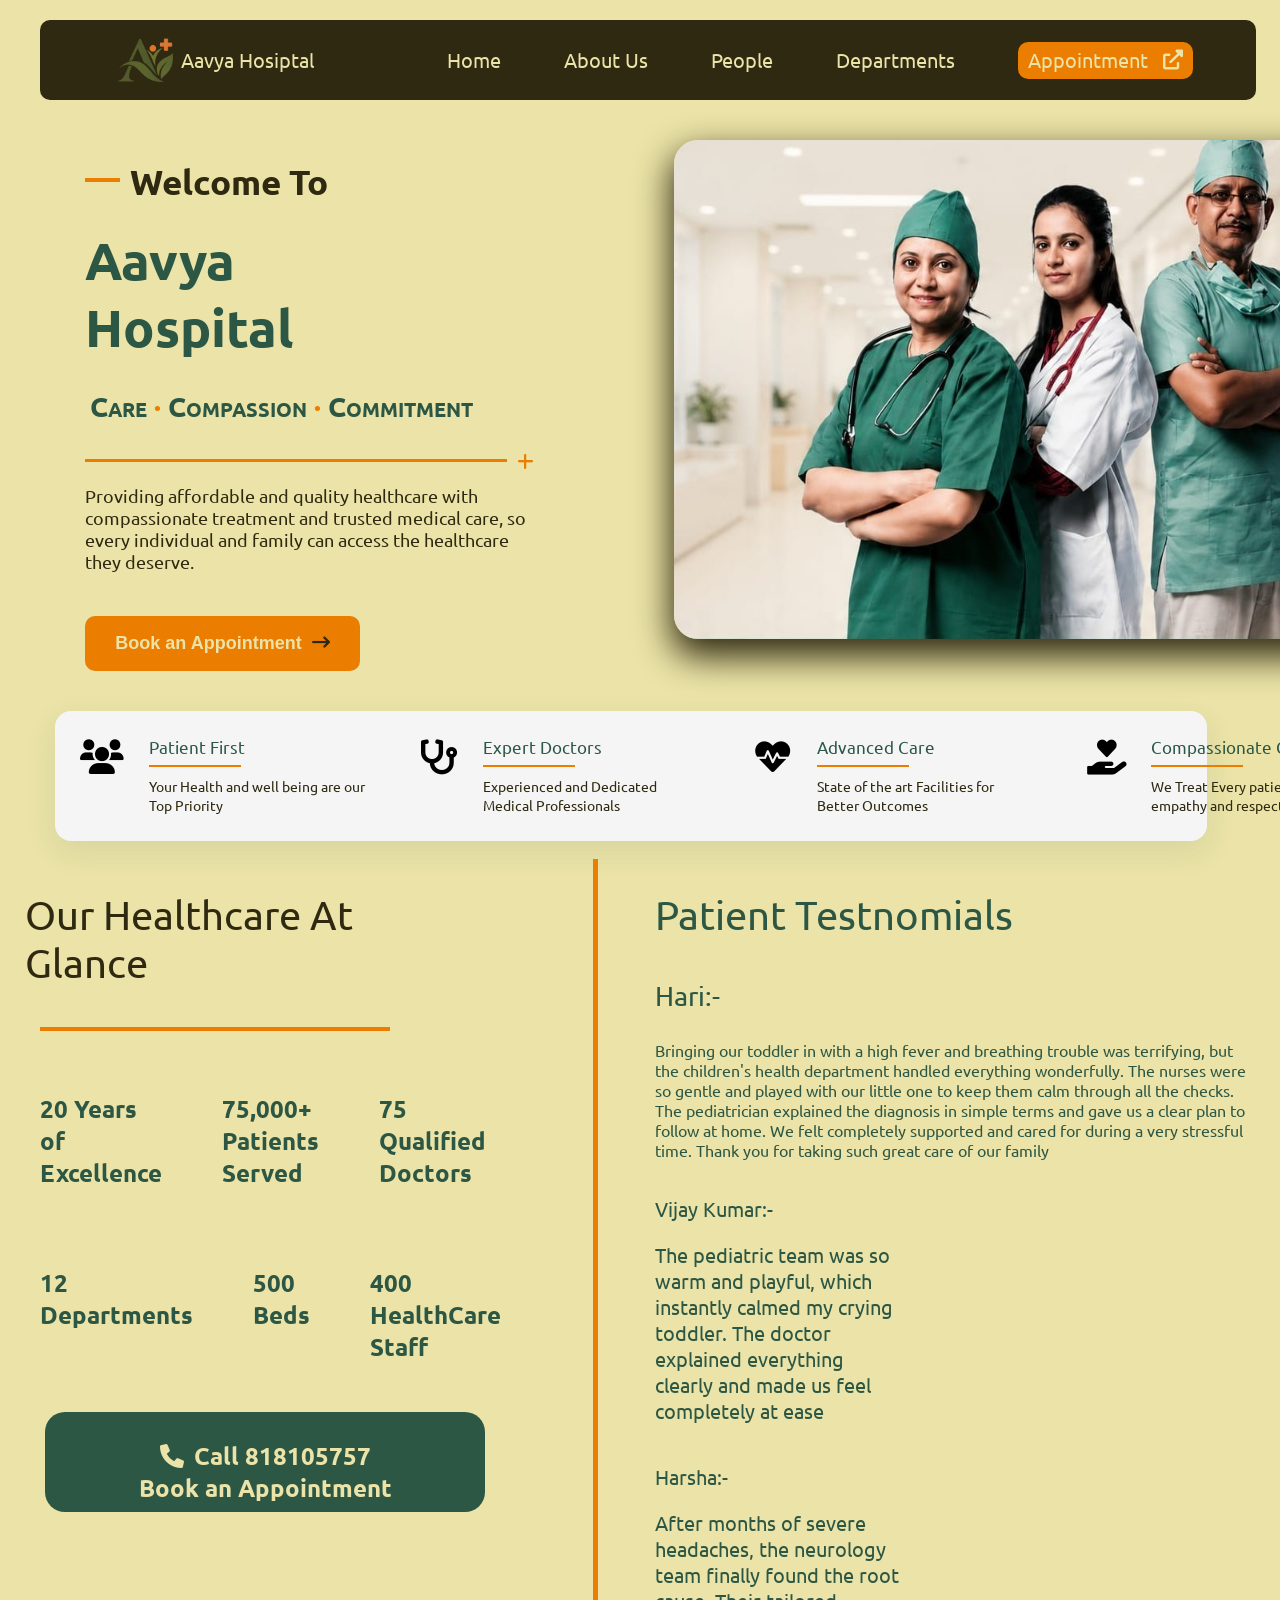
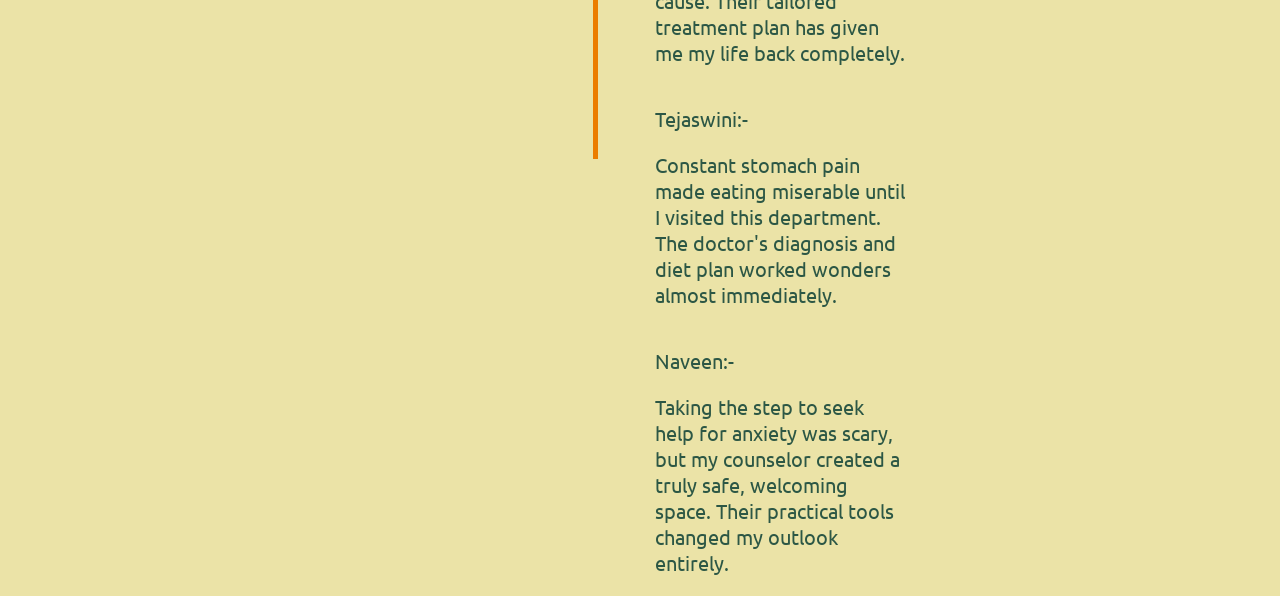
<file: index.html>
<!DOCTYPE html>
<html lang="en">
<head>
    <meta charset="UTF-8">
    <meta name="viewport" content="width=device-width, initial-scale=1.0">
    <title>Aavya Hosiptal</title>
    <link rel="shortcut icon" href="logo.ico" type="image/x-icon">
    <link rel="stylesheet" href="style.css">
    <link rel="preconnect" href="https://fonts.googleapis.com">
    <link rel="preconnect" href="https://fonts.gstatic.com" crossorigin>
    <link href="https://fonts.googleapis.com/css2?family=Edu+VIC+WA+NT+Hand:wght@400..700&family=Fira+Sans:ital,wght@0,100;0,200;0,300;0,400;0,500;0,600;0,700;0,800;0,900;1,100;1,200;1,300;1,400;1,500;1,600;1,700;1,800;1,900&family=Oswald:wght@200..700&family=Ubuntu&display=swap" rel="stylesheet">
    <link rel="stylesheet" href="https://cdnjs.cloudflare.com/ajax/libs/font-awesome/6.0.0/css/all.min.css">
</head>
<body>
    <div class="text">
        <div class="menu_bar">
            <img src="aavya-removebg-preview.png" id="menu_logo">
            <p id ="h1">Aavya Hosiptal</p>
            <a href="index.html" id = "home">Home</a>
            <a id="about" href="about.html" target="_blank">About Us</a>
            <a href="people.html" id="people" target="_blank">People</a>
            <a href="Depts.html" id ="depts" target="_blank">Departments</a>
            <div class="menu_app">
                <a href="appointment.html" id = "appointment" target="_blank">Appointment</a>     
                <i class="fa-solid fa-up-right-from-square" id="redirect_icon"></i>
            </div>
        </div>
        <div class="left_side">
            <div class="matter">
                <hr id="welcome_line"> 
                <h1 id="welcome">Welcome To</h1>
                <h1 id="p1">Aavya</h1><h1 id="dark_h">Hospital</h1>
                <div class="ccc">
                    <p>Care</p>
                    <p id="dot1">.</p>
                    <p>Compassion</p>
                    <p id="dot2">.</p>
                    <p>Commitment</p>
                </div>
                <!-- Wrapper to keep line and plus icon on the exact same row -->
                <div class="line-plus-wrapper">
                    <hr id="line">
                    <i class="fa-solid fa-plus" id="plus"></i>
                </div>

                <p id="sodhi">Providing affordable and quality healthcare
                with compassionate treatment and trusted medical care,
                so every individual and family can access
                the healthcare they deserve.</p>
               <a href="appointment.html" id="appointment_button" target="_blank">
                    <button id="app_bttn">Book an Appointment <i class="fa-solid fa-arrow-right-long" id="right_arrow"></i></button>
                </a>
            </div>
            <div class="image">
                    <img src="front_pic.jpeg" id="h1_pic"> 
            </div>
        </div>
        <div class="white_bar">
            <div class="patient">
                <i class="fa-solid fa-users" id="users"></i>
                <div class="feature_content">
                    <p class="feature_title">Patient First</p>
                    <hr class="feature_line">
                    <p class="feature_description">
                        Your Health and well being are our Top Priority
                    </p>
                </div>
           </div>
           <div class="expert">
                <i class="fa-solid fa-stethoscope" id="setho"></i>
                <div class="feature_content">
                    <p class="feature_title">Expert Doctors</p>
                    <hr class="feature_line">
                     <p class="feature_description">
                    Experienced and Dedicated Medical Professionals
                    </p>
                </div>
            </div>
            <div class="advanced_Care">
                <i class="fa-solid fa-heart-pulse" id="adav_care"></i>          
                <div class="feature_content">
                    <p class="feature_title">Advanced Care</p>
                    <hr class="feature_line">
                    <p class="feature_description">State of the art Facilities for Better Outcomes</p>
                </div>
            </div>
            <div class="compassionate_Care">
                <i class="fa-solid fa-hand-holding-heart" id="heart"></i>
                <div class="feature_content">
                    <p class="feature_title">Compassionate Care</p>
                    <hr class="feature_line">
                    <p class="feature_description">
                        We Treat Every patient with empathy and respect
                    </p>
                </div>
            </div>
        </div>
        <div class="dark_space">
            <div class="stats">
                <p id="stats_head">Our Healthcare At Glance</p>
                <hr id="stats_line">
                <div class="firstrow">
                     <p id="ex">20 Years of Excellence</p>
                     <p id="happy">75,000+ Patients Served</p>
                     <p id="doc_count">75 Qualified Doctors</p>
                </div>
                <div class="secondrow">
                    <p id="depts15">12 Departments</p>
                    <p id="bed">500 Beds</p>
                    <p id="staff">400<br>HealthCare Staff</p>
                </div>
                <div class="callappointment">
                    <p><i class="fa-solid fa-phone" id="phone"></i>Call 818105757<br>Book an Appointment</p>
                </div>
            </div>
            <hr id="differline">
            <div class="testnomials">
                <p id="test_heading">Patient Testnomials</p>
                <p id="kar_rev">Hari:-</p>
                <p id="kar_words">Bringing our toddler in with a high fever and breathing trouble was terrifying, but the children's health department handled everything wonderfully. The nurses were so gentle and played with our little one to keep them calm through all the checks. The pediatrician explained the diagnosis in simple terms and gave us a clear plan to follow at home. We felt completely supported and cared for during a very stressful time. Thank you for taking such great care of our family</p>
                <div class="revs">
                    <div class="av">
                        <p>Vijay Kumar:-</p>
                        <p>The pediatric team was so warm and playful, which instantly calmed my crying toddler. The doctor explained everything clearly and made us feel completely at ease</p>
                    </div>
                    <div class="kiran">
                        <p>Harsha:-</p>
                        <p>After months of severe headaches, the neurology team finally found the root cause. Their tailored treatment plan has given me my life back completely.</p>
                    </div>
                    <div class="rani">
                        <p>Tejaswini:-</p>
                        <p>Constant stomach pain made eating miserable until I visited this department. The doctor's diagnosis and diet plan worked wonders almost immediately.</p>
                    </div>
                    <div class="naveen">
                        <p>Naveen:-</p>
                        <p>Taking the step to seek help for anxiety was scary, but my counselor created a truly safe, welcoming space. Their practical tools changed my outlook entirely.</p>
                    </div>
                </div>
            </div>
        </div>
    </div>
</body>
</html>
</file>
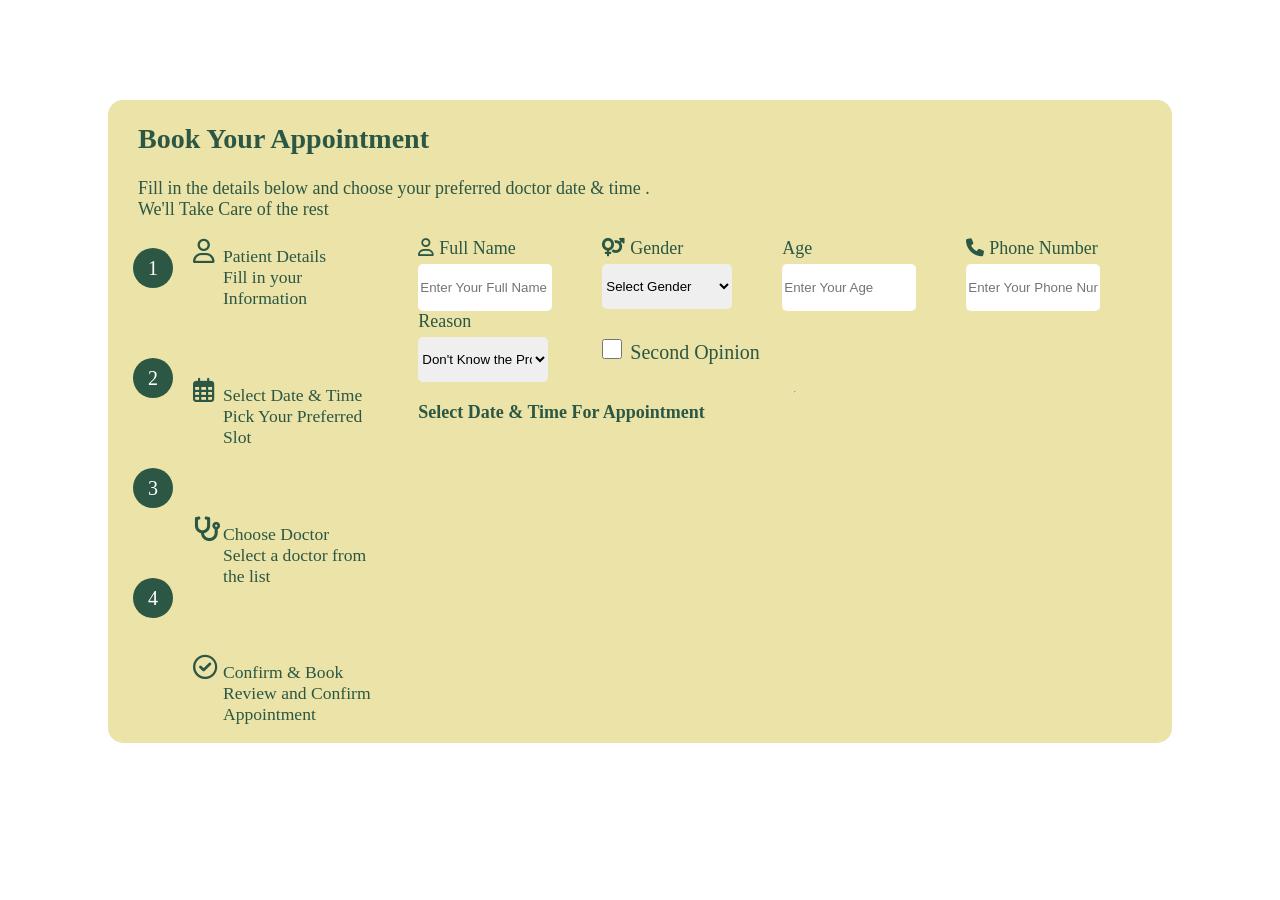
<file: appointment.html>
<!DOCTYPE html>
<html lang="en">

<head>
    <meta charset="UTF-8">
    <meta name="viewport" content="width=device-width, initial-scale=1.0">
    <title>Book An Appoitment</title>
    <link rel="stylesheet" href="appointment.css">
    <link rel="shortcut icon" href="logo.ico" type="image/x-icon">
    <link rel="preconnect" href="https://fonts.googleapis.com">
    <link rel="preconnect" href="https://fonts.gstatic.com" crossorigin>
    <link
        href="https://fonts.googleapis.com/css2?family=Edu+VIC+WA+NT+Hand:wght@400..700&family=Fira+Sans:ital,wght@0,100;0,200;0,300;0,400;0,500;0,600;0,700;0,800;0,900;1,100;1,200;1,300;1,400;1,500;1,600;1,700;1,800;1,900&family=Oswald:wght@200..700&family=Ubuntu&display=swap"
        rel="stylesheet">
    <link rel="stylesheet" href="https://cdnjs.cloudflare.com/ajax/libs/font-awesome/6.0.0/css/all.min.css">
</head>

<body>
    <!-- Dr xxxxxx is ready To review your care -->
    <div class="overall">
        <div class="full">
            <h2 id="bookapp">Book Your Appointment</h2>
            <p id="bookapp_txt">Fill in the details below and choose your preferred doctor date & time .<br>We'll Take
                Care of the rest</p>
            <div class="subset">
                <div class="progress">
                    <div class="circle1">1</div>
                    <!-- <hr class="progress_line"> -->
                    <div class="circle2">2</div>
                    <!-- <hr class="progress_line"> -->
                    <div class="circle3">3</div>
                    <!-- <hr class="progress_line"> -->
                    <div class="circle4">4</div>
                </div>
                <div class="steps">
                    <div class="step_1">
                        <div class="human">
                            <i class="fa-regular fa-user" id="user_icon"></i>
                        </div>
                        <p id="step1_txt">Patient Details
                            <br>
                            Fill in your Information
                        </p>
                    </div>
                    <div class="step_2">
                        <div class="calendar">
                            <i class="fa-regular fa-calendar-days" id="calendar_icon"></i>
                        </div>
                        <p id="step2_txt">Select Date & Time<br>Pick Your Preferred Slot</p>
                    </div>
                    <div class="step_3">
                        <div class="setho">
                            <i class="fa-solid fa-stethoscope"></i>
                        </div>
                        <p id="step3_txt">Choose Doctor <br> Select a doctor from the list</p>
                    </div>
                    <div class="step_4">
                        <div class="verified">
                            <i class="fa-regular fa-circle-check" id="last_icon"></i>
                        </div>
                        <p id="step4_txt">Confirm & Book <br>Review and Confirm Appointment</p>
                    </div>
                </div>
                <form>
                    <div class="rows">
                        <div class="row1">
                            <div class="fullname">
                                <i class="fa-regular fa-user" id="user"></i><label for="name">Full Name</label>
                                <br>
                                <input type="text" placeholder="Enter Your Full Name " id="name" name="fullname"
                                    required>
                            </div>
                            <div class="gender">
                                <i class="fa-solid fa-venus-mars" id="gender_icon"></i><label for="sex">Gender</label>
                                <br>
                                <select id="sex" name="gender" required>
                                    <option>Select Gender</option>
                                    <option value="female">Female</option>
                                    <option value="male">Male</option>
                                </select>
                            </div>
                            <div class="age">
                                <label for="years">Age</label>
                                <br>
                                <input type="number" id="years" placeholder="Enter Your Age" name="age">
                            </div>
                            <div class="phonenumber">
                                <i class="fa-solid fa-phone" id="phone_icon"></i><label for="number">Phone
                                    Number</label>
                                <br>
                                <input type="tel" id="number" placeholder="Enter Your Phone Number" name="phonenumber">
                            </div>
                            <div class="issue">
                                <label for="issues">Reason</label>
                                <br>
                                <select id="issues" name="reason">
                                    <option>Don't Know the Problem</option>
                                    <option>Normal Checkup</option>
                                    <option>Heart & Blood Pressure</option>
                                    <option>Lungs & Breathing</option>
                                    <option>Brain & Nerves</option>
                                    <option>Children's Health</option>
                                    <option>Skin,Hair & Nails</option>
                                    <option>Stomach & Digestion</option>
                                    <option>Eye Care</option>
                                    <option>ENT</option>
                                    <option>Urinary & Kidney Care</option>
                                    <option>Diabetis & Hormones</option>
                                    <option>Mental Health</option>
                                    <option>Cancer Care</option>
                                </select>
                            </div>
                            <div class="secondopinon">
                                <input type="checkbox" id="soga" name="secondopinon" onchange="chikki(this)">
                                <label for="soga">Second Opinion</label>
                            </div>
                            <div class="previousdiagonsis">
                                <button id="upload_bttn">Click Here to Upload Previous Diagnosis</button>
                                <input type="file" id="file_input" name="diagonsis">
                                <span id="filename"></span>
                            </div>
                        </div>
                        <hr>
                        <div class="row2">
                            <strong id="row2_heading">Select Date & Time For Appointment</strong>
                        </div>
                    </div>
                </form>
            </div>
        </div>
    </div>
    <script src="appointment.js"></script>
</body>

</html>
</file>
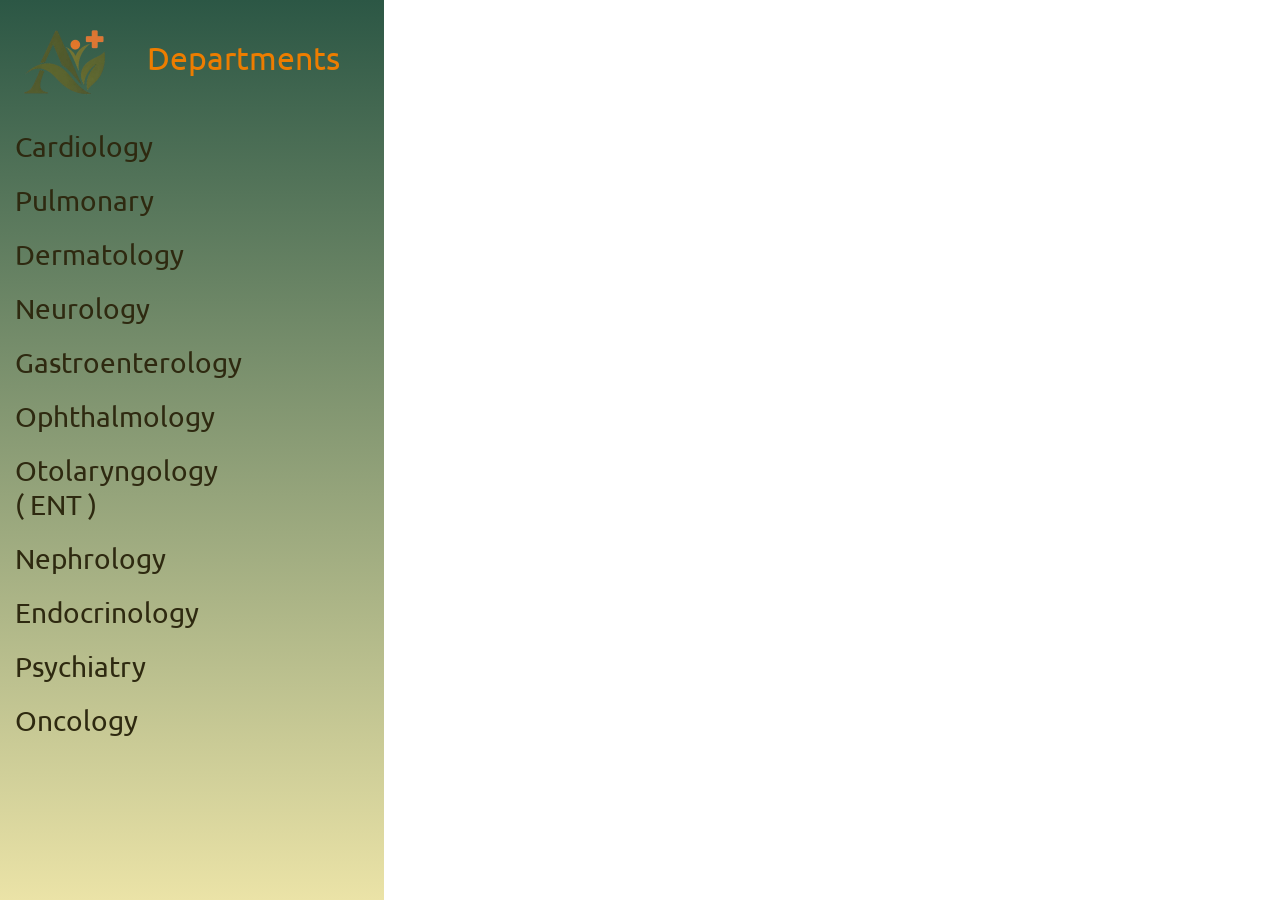
<file: Depts.html>
<!DOCTYPE html>
<html lang="en">
<head>
    <meta charset="UTF-8">
    <meta name="viewport" content="width=device-width, initial-scale=1.0">
    <title>Departments</title>
    <link rel="stylesheet" href="Depts.css">
    <link rel="shortcut icon" href="logo.ico" type="image/x-icon">
    <link rel="preconnect" href="https://fonts.googleapis.com">
    <link rel="preconnect" href="https://fonts.gstatic.com" crossorigin>
    <link href="https://fonts.googleapis.com/css2?family=Edu+VIC+WA+NT+Hand:wght@400..700&family=Fira+Sans:ital,wght@0,100;0,200;0,300;0,400;0,500;0,600;0,700;0,800;0,900;1,100;1,200;1,300;1,400;1,500;1,600;1,700;1,800;1,900&family=Oswald:wght@200..700&family=Ubuntu&display=swap" rel="stylesheet">
    <link rel="stylesheet" href="https://cdnjs.cloudflare.com/ajax/libs/font-awesome/6.0.0/css/all.min.css">
</head>
<body>
    <div class="overall">
        <div class="head">
            <a href="index.html" alt="Aavya Hosiptal"><img src="aavya-removebg-preview.png" id="head_pic" alt="Aavya Hosiptal"></a>
            <p id="head_dept">Departments</p>
        </div>
        <div class="depts">
            <a class="" data-department="cardiology">Cardiology</a>
            <a class="" data-department="pulmonary">Pulmonary</a>
            <a class="" data-department="dermatology">Dermatology</a>
            <a class="" data-department="neurology">Neurology</a>
            <a class="" data-department="gastroenterology">Gastroenterology</a>
            <a class="" data-department="ophthalmology">Ophthalmology</a>
            <a class="" data-department="otolaryngology">Otolaryngology ( ENT )</a>
            <a class="" data-department="nephrology">Nephrology</a>
            <a class="" data-department="endocrinology">Endocrinology</a>
            <a class="" data-department="psychiatry">Psychiatry</a>
            <a class="" data-department="oncology">Oncology</a>
        </div>
    </div>
</body>
</html>
</file>
<file: style.css>
body {
  font-family: "Ubuntu", sans-serif;
  font-weight: 400;
  font-style: normal;
  margin: 0;
  padding: 0;
  min-height: 100vh; 
  /* overflow-x:hidden; */
  display: flex;
  background-color: #EBE3A7;
  scrollbar-width:none;
  overflow-y: auto;
}

a {
    text-decoration: none;
}

* {
    box-sizing: border-box;
}

body::-webkit-scrollbar {
    display: none; /* Chrome, Edge, Safari */
}
html::-webkit-scrollbar {
    display: none; /* Chrome, Edge, Safari */
}
.menu_bar {
  color: #EBE3A7; /* Light yellow background */
  border-radius: 10px;
  border-width: 4px;
  width: 95vw;               /* Fills the available width inside the .text box */
  height: 80px;
  margin-left: 20px; 
  /* padding: 0; */
  font-size: 20px;
  text-decoration: none;
  background-color:#2E2910;
  display: flex;
  align-items: center;
  justify-content: space-evenly;
}

#home {
    color: #EBE3A7;
}

#about {
    color: #EBE3A7;
}

#people {
    color: #EBE3A7;
    position: relative;
}

#depts {
    color: #EBE3A7;
    padding-right:0px;

}

#appointment {
    color:#EBE3A7;
    padding-top: 50%;
    padding-left: 10px;
}


.text {
  width: 100%;
  min-height: 100vh;
  background-color: #EBE3A7; 
  /* Use padding instead of margins to space things away from the edge */
  padding: 20px;  
  /* box-sizing: border-box; */
}


#sodhi {
    color: #2E2910;
    padding-left: 25px;
    margin-top: 15px;
    font-size: 18px;
    font-weight: 400;
}

#menu_logo {
    height:85px;
    width: 85px;
    padding: 0;
}

#text_logo {
    height: 300px;
    width: 300px;
    padding: 20px;
}

#h1 {
    position:relative;
    right: 70px;
}

#p1  {
    font-size: 3.25em; /* Reduced size */
    font-weight: bolder;
    color: #2C5745;
    padding-left: 25px;
    margin-bottom: 0px; 
    margin-top: 5px;  
}
#dark_h {
    color: #2C5745;
    font-size: 3.25em; /* Reduced size */
    font-weight: bolder;
    padding-left: 25px;
    margin-top: 2px;
    margin-bottom: 0;
}

#welcome {
    padding-left: 70px;
    margin-top: 0px;
    padding-top:0px;
    font-size: 2.2em; /* Reduced size */
    color: #2E2910;
}

.left_side {
    width: 40vw;
    display: flex;
    justify-content: space-evenly;
    padding: 40px;
    /* box-sizing: border-box; */
}


#line {
    background-color: #EB7D00;
    height: 2.75px;
    border: none;
    flex-grow: 1; /* Stretches the line to fill available space */
    margin: 0;
}

#plus {
    color: #EB7D00;
    font-size: 18px;
    margin-left: 10px;
}

.line-plus-wrapper {
    display: flex;
    align-items: center; /* Centers the + icon vertically with the line */
    padding-left: 25px;
    width: 37vw;
}

#app_bttn {
    background-color: #EB7D00;
    border-radius: 10px;
    border-style: none;
    color:#EBE3A7;
    width: 275px;
    height: 55px;
    font-size: 18px;
    font-weight: bolder;
    margin-top: 25px;
    /* display: flex;
    align-items: center;
    justify-content: space-evenly; */
}

#right_arrow {
    color: #2E2910;
    padding-left: 5px;
}

#appointment_button {
    padding-left: 25px;
}

.matter {
    width: 40vw;
}

#h1_pic {
    width: 700px;
    height: 498.75px;
    margin-left: 140px;
    border-radius: 24px;
    box-shadow: 0 15px 35px 2.5px #2E2910;
}

a:hover {
    border-bottom-width: 3px;
    border-bottom-color:#EB7D00;
    border-bottom-style:solid ;
}

#appointment_button:hover {
    border-bottom-style:none ;
    border-bottom-color:#EBE3A7;
}

.white_bar {
    border-radius: 16px;
    border-style: none;
    background-color:whitesmoke;
    width: 90vw;
    height: 130px;
    display: flex;
    justify-content: space-evenly;
    margin-left: 35px;
    box-shadow:0 10px 30px rgba(44,87,69,0.10);
}

.menu_app {
    background-color: #EB7D00;
    border-radius: 10px;
    height: 37px;
    width:175px;
}

#redirect_icon {
    padding-left: 10px;
    padding-top: 8.5px;
}

#welcome_line {
    background-color:#EB7D00;
    height: 4px;
    border: none;
    width: 35px;
    margin-left:25px;
    position: relative;
    top:30px;
}

.patient,
.expert,.compassionate_Care,.advanced_Care {
    display: flex;
    align-items: flex-start;
    gap: 25px;
    padding: 25px;
}

.feature_content {
    display: flex;
    flex-direction: column;
    align-items: flex-start;
    width: 220px;
}

.feature_title {
    color: #2C5745;
    font-size: 17px;
    font-weight: 400;
    margin: 0 0 8px 0;
}

.feature_line {
    background-color: #EB7D00;
    width: 92px;
    height: 2px;
    border: none;
    margin: 0 0 10px 0;
}

.feature_description {
    color: #2E2910;
    font-size: 14px;
    font-weight: 400;
    margin: 0;
    line-height: 1.4;
}

#users,
#setho,#heart,#adav_care {
    font-size: 35px;
    margin-top: 3px;
}

.ccc {
    display: flex;
    width: max-content;
    height: fit-content;
    justify-content: space-evenly;
    color: #2C5745;
    padding-left: 30px;
    font-variant:small-caps;
    font-size: 1.75em;
    gap: 7px;
    margin-bottom:0px;
    font-weight: 550;
}

#dot1 , #dot2 {
    color: #EB7D00;
    margin-top: 22px;
}

.dark_space {
    width: 100%;
    min-height:100vh;
    display: flex;
    justify-content: center;
    align-items: flex-start;
    gap: 15px;
    margin-top: 10px;
    box-sizing: border-box;
}

#differline {
    background-color: #EB7D00;
    width:5px;
    height: 100vh;
    margin-right: 102px;
    border:none;
    flex-shrink: 0;
}

.testnomials {
    color: #2C5745;
    margin-top: 0;
    margin-left:-60px;
    width: 50vw;
    height: 70vh;
}

#test_heading {
    font-size: 2.5em;
}

#kar_rev {
    font-size: 1.7em;
}

.revs {
    display: flex;
    flex-direction: row;
    flex-flow: row wrap; /* Forces them to stay in one row */
    column-gap: 150px;         /* Reduced gap */
    width:45vw;       /* Allow it to use available space */
}


.av,.kiran,.rani,.naveen{
    width: 250px;
    font-size: 1.25em;
}

.stats {
    color: #2C5745;
    padding-top: 0;
    width: 35vw;
    margin-right:110px; 
}

#stats_head {
    color: #2E2910;
    font-size: 2.5em;
    padding-left: 5px;
    /* white-space: nowrap; */
}

#stats_line {
    background-color: #EB7D00;
    margin-left: 20px;
    width: 350px;
    height: 4px;
    border-style:solid;
    border: none;
}

#ex, #happy ,#doc_count ,#depts15 ,#bed , #staff {
    padding-left: 20px;
    font-size: 1.5em;
    padding-top: 30px;
    font-weight: 600;
}

.firstrow ,.secondrow {
    display: flex;
    justify-content: space-evenly;
    gap: 40px;
}

.callappointment {
    background-color: #2C5745;
    color: #EBE3A7;
    font-size: 1.5em;
    font-weight: 700;
    margin: 25px;
    padding-top: 4px;
    width: 440px;
    height: 100px;
    border-radius: 20px;
    text-align: center;
}

#phone {
    padding-right: 10px;
}

.callappointment:hover {
    transform: translateY(-2px);
    background: #245543;
}

#app_bttn:hover {
    transform: translateY(-5px);
}
</file>
<file: appointment.css>
.overall {
    background-color: #EBE3A7;
    border-radius: 15px;
    display: flex;
    gap: 30px;
    margin:100px;
    min-height:600PX;
}
.subset {
    display: flex;
    column-gap: 20px;
}
.progress {
    display: flex;
    row-gap: 70px;
    color: #2C5745;
    padding-top: 10px;
    flex-direction: column;
}
.circle1 , .circle3,.circle2,.circle4 {
    border-radius: 50%;
    height: 40px;
    width: 40px;
    background-color: #2C5745;
    color: white;
    font-size: 1.25em;
    margin-left: 25px;
    display: flex;
    align-items: center;
    justify-content: center;
}
.steps {
    margin-top: 0px;
    display: flex;
    color: #2C5745;
    font-size: 1.1em;
    flex-direction: column;
    row-gap: 50px;
}
.human , .calendar , .setho ,.verified {
    font-size: 1.4em;
}

#step1_txt , #step2_txt , #step3_txt , #step4_txt {
    margin-top: -20px;
    padding-left: 30px;
}

#bookapp {
    color: #2C5745;
    font-size: 1.75em;
    margin-left: 30px;
    /* margin-top: 200px; */
}

#bookapp_txt {
    margin-left: 30px;
    font-size: 18px;
    color: #2C5745;
}

.rows {
    display: flex;
    flex-direction: column;
    color: #2C5745;
    font-size: 18px;
    margin-left: 20px;
}

.row1 {
    display: flex;
    column-gap: 50px;
    flex-wrap: wrap;
}
#name , #sex , #years , #number , #issues {
    width: 130px;
    height: 45px;
    margin-top: 5px;    
    border: none;
    border-radius: 5px;
}

#user,#gender_icon ,#phone_icon {
    padding-right: 5px;
}

.secondopinon {
    padding-top: 25px;
    font-size: 20px;
}

#file_input,#upload_bttn,#filename {
    display:none;
}

#soga {
    width: 20px;
    height: 20px;
}

#upload_bttn {
    border-radius: 10px;
    height: 75px;
    width: 175px;
    border: none;
    padding: 15px;
    margin: 15px;
    background-color: #2E2910;
    color: #EBE3A7;
    border-color:#EB7D00;
    border-width: 3px;
    border-style:solid;
}

#row2_heading {
    margin-top: 20px;
}
</file>
<file: Depts.css>
* {
    margin: 0;
    padding: 0;
    box-sizing: border-box;
    font-family: "Ubuntu", sans-serif;
    font-weight: 400;
    font-style: normal;
}

.head {
    /* background-color: #245543; */
    height: 100vh;
    width:30%;
    display: flex;
    justify-content: flex-start;
    align-content: space-evenly;
}

a:hover {
    text-decoration: underline wavy;
    transition: all 0.2s ease;
    text-decoration-color:#ed7d00 ;
}

a {
    text-decoration: none;
}

#head_pic {
    width: 125px;
    height: 125px;
    margin-left: 2px;
    margin-top: 0px;
}

#head_dept {
    font-size: 2em;
    color: #ed7d00;
    margin-top: 37.5px;
    padding-left: 20px;
}

.overall {
    display: flex;
    width: 30%;
    background: linear-gradient(#2c5745,#EBE3A7);
}

.depts {
    display: flex;
    flex-direction: column;
    row-gap: 20px;
    color: #2E2910;
    font-size:1.75em;
    margin-top: 130px;
    width: 30%;
    margin-left: -100px;
}
</file>
